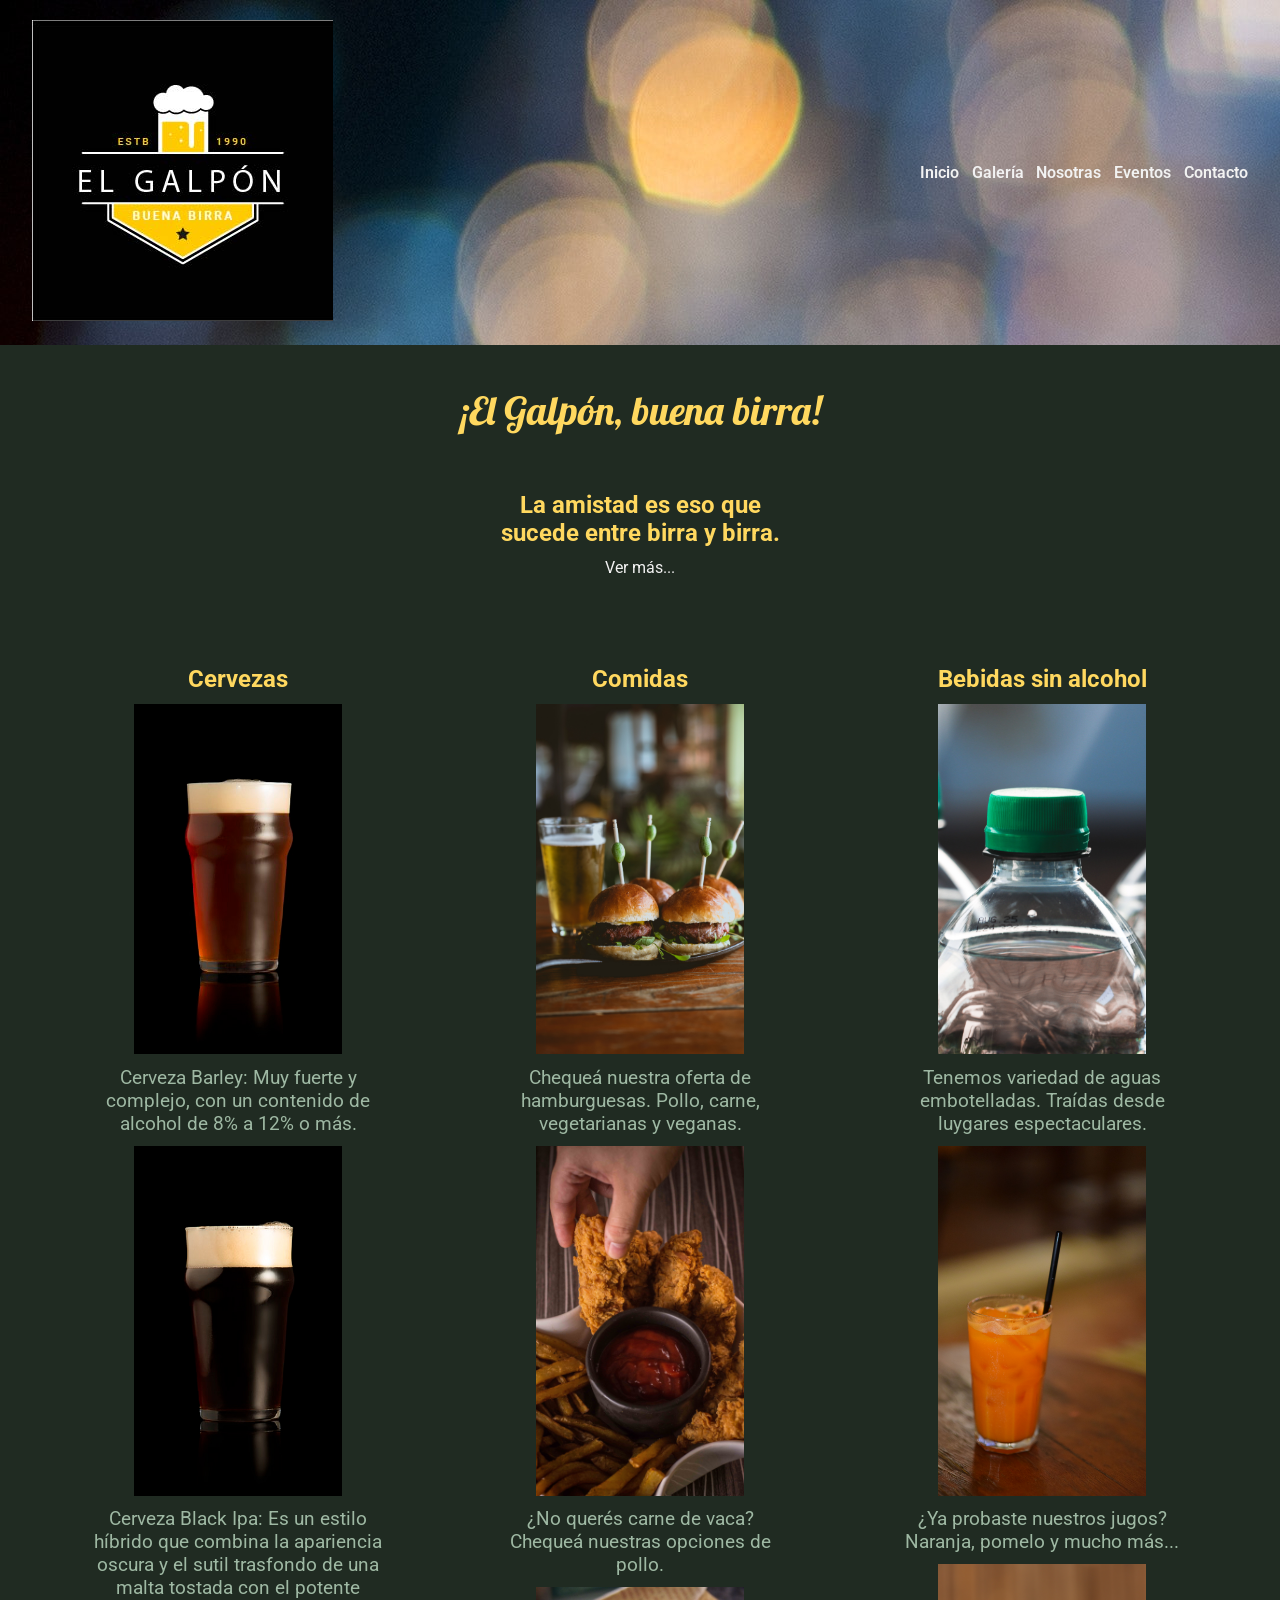
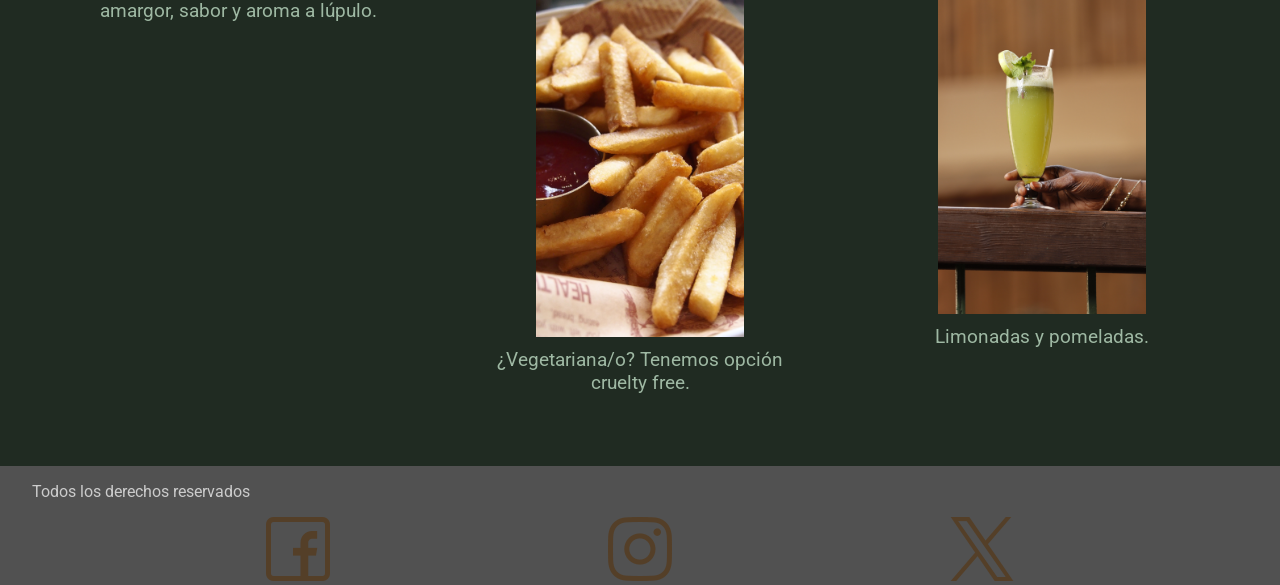
<file: index.html>
<!DOCTYPE html>
<html lang="es">

<head>
    <meta charset="UTF-8">
    <meta name="viewport" content="width=device-width, initial-scale=1.0">
    <title>El Galpón | Inicio</title>
    <link rel="stylesheet" href="./css/style.css">
    <link rel="preconnect" href="https://fonts.googleapis.com">
    <link rel="preconnect" href="https://fonts.gstatic.com" crossorigin>
    <link
        href="https://fonts.googleapis.com/css2?family=Lobster&family=Roboto:ital,wght@0,100..900;1,100..900&display=swap"
        rel="stylesheet">
</head>

<body>
    <header class="header">
        <div><a href="#"><img src="./img/elgalpon-logo.jpg" alt="logo de El Galpón"></a></div>
        <nav>
            <ul>
                <li><a href="#">Inicio</a></li>
                <li><a href="./pages/galeria.html">Galería</a></li>
                <li><a href="./pages/nosotras.html">Nosotras</a></li>
                <li><a href="./pages/eventos.html">Eventos</a></li>
                <li><a href="./pages/contacto.html">Contacto</a></li>
            </ul>
        </nav>

    </header>
    <main>
        <h1 class="lobster-regular">¡El Galpón, buena birra!</h1>
        <!--Sección de información breve-->
        <aside class="tarjeta">
            <h2>La amistad es eso que sucede entre birra y birra.</h2>
            <a href="#">Ver más...</a>
        </aside>
        <section>
            <article class="tarjeta">
                <h2>Cervezas</h2>
                <img src="./img/barley.jpg" alt="Cerveza Barley">
                <p class="texto-imagenes">Cerveza Barley: Muy fuerte y complejo, con un contenido de
                    alcohol de 8% a 12% o más.
                </p>
                <img src="./img/blackipa.jpg" alt="Cerveza Black Ipa">
                <p class="texto-imagenes">Cerveza Black Ipa: Es un estilo híbrido que combina la apariencia oscura y el
                    sutil trasfondo de una
                    malta tostada con el potente amargor, sabor y aroma a lúpulo.</p>
            </article>
            <article class="tarjeta">
                <h2>Comidas</h2>
                <img src="./img/hamburguesas1.jpg" alt="Hamburguesas">
                <p class="texto-imagenes">Chequeá nuestra oferta de hamburguesas. Pollo, carne, vegetarianas y veganas.</p>
                <img src="./img/chickenfingers1.jpg" alt="Chicken fingers">
                <p class="texto-imagenes">¿No querés carne de vaca? Chequeá nuestras opciones de pollo.</p>
                <img src="./img/papasfritas1.jpg" alt="Papas fritas">
                <p class="texto-imagenes">¿Vegetariana/o? Tenemos opción cruelty free.</p>
            </article>
            <article class="tarjeta">
                <h2>Bebidas sin alcohol</h2>
                <img src="./img/aguas.jpg" alt="Botellas de agua">
                <p class="texto-imagenes">Tenemos variedad de aguas embotelladas. Traídas desde luygares espectaculares.</p>
                <img src="./img/jugo-naranja.jpg" alt="Jugo de naranja">
                <p class="texto-imagenes">¿Ya probaste nuestros jugos? Naranja, pomelo y mucho más...</p>
                <img src="./img/limonada.jpg" alt="Limonada">
                <p class="texto-imagenes">Limonadas y pomeladas.</p>
            </article>
        </section>
    </main>
    <footer>
        <p class="texto-footer">Todos los derechos reservados</p>
        <ul>
            <li><a href="https://www.facebook.com/?locale=es_LA" target="_blank"><img src="./img/facebook.png"
                        alt="logo facebook"></a></li>
            <li><a href="https://www.instagram.com/" target="_blank"><img src="./img/instagram.png"
                        alt="logo instagram"></a></li>
            <li><a href="https://x.com/?lang=es" target="_blank"><img src="./img/x.png" alt="logo x"></a></li>
        </ul>
    </footer>
</body>

</html>
</file>
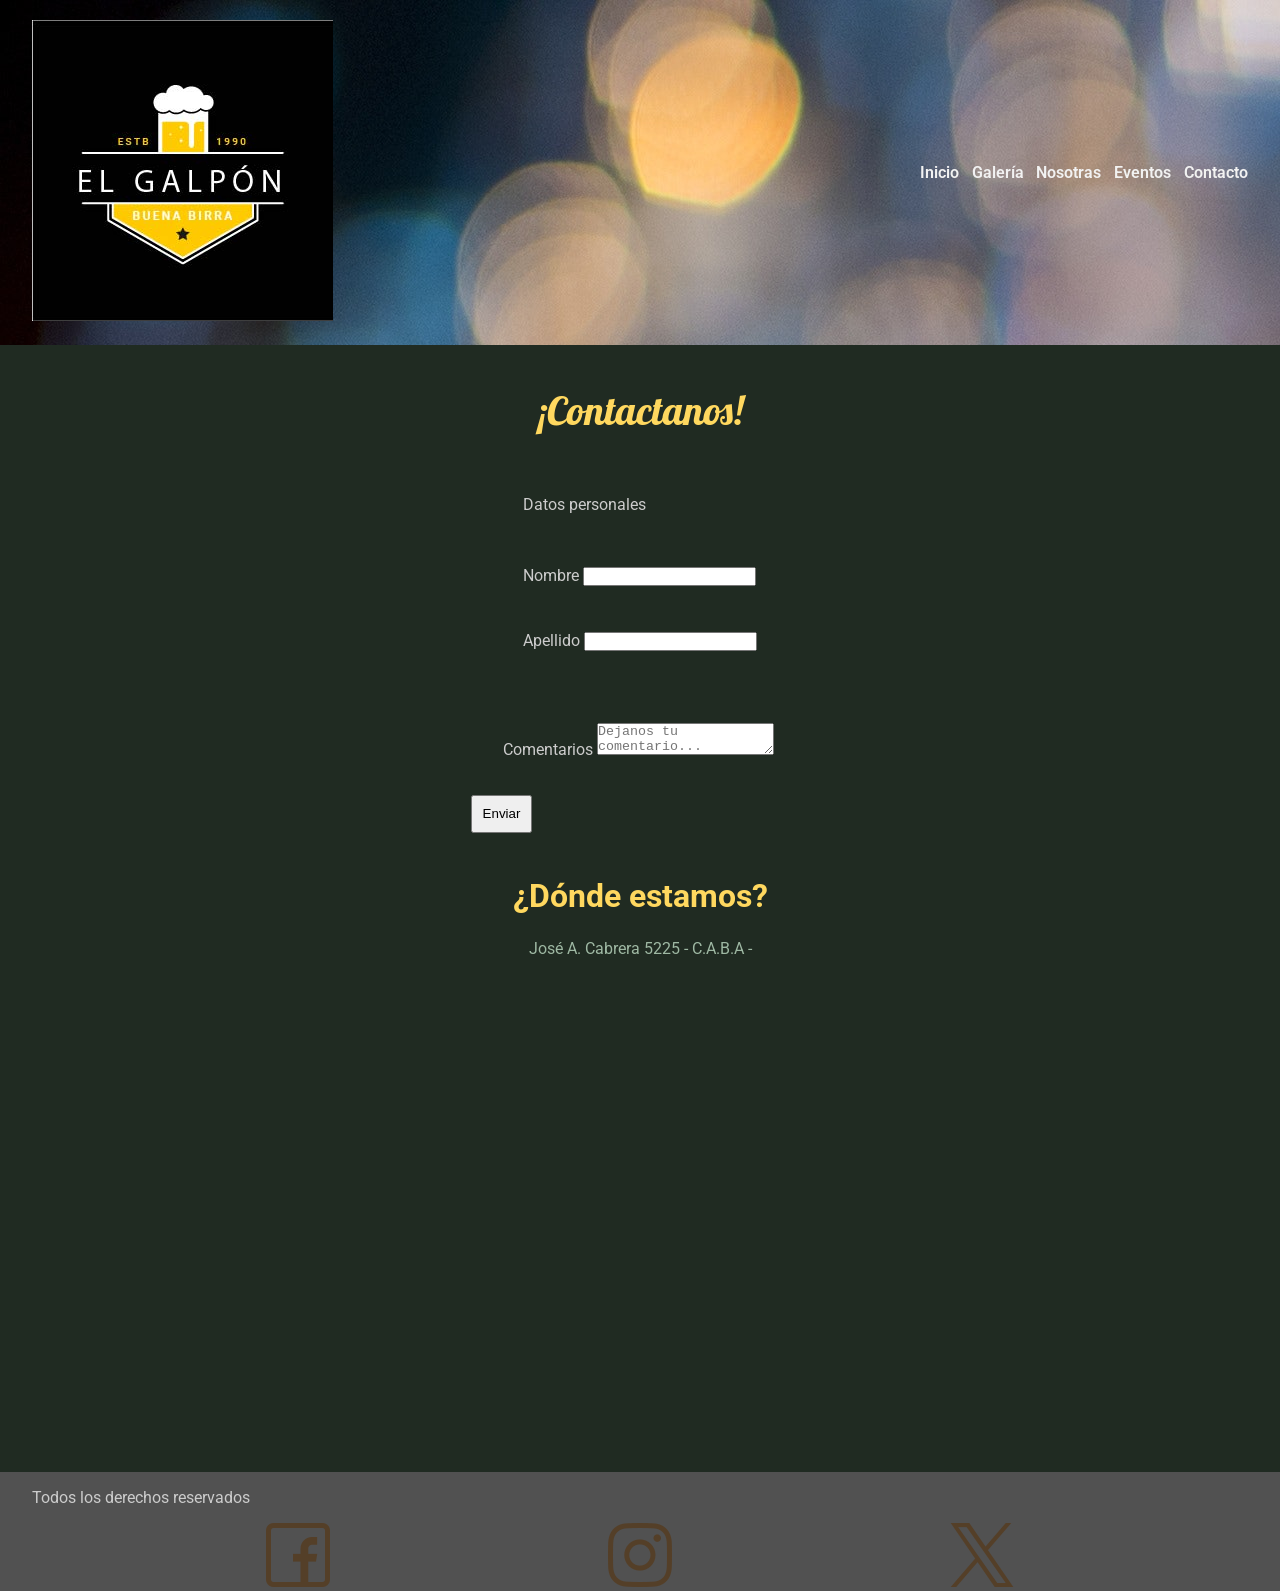
<file: pages/contacto.html>
<!DOCTYPE html>
<html lang="es">

<head>
    <meta charset="UTF-8">
    <meta name="viewport" content="width=device-width, initial-scale=1.0">
    <title>El Galpón | Contacto</title>
    <link rel="stylesheet" href="../css/style.css">
    <link rel="preconnect" href="https://fonts.googleapis.com">
    <link rel="preconnect" href="https://fonts.gstatic.com" crossorigin>
    <link
        href="https://fonts.googleapis.com/css2?family=Lobster&family=Roboto:ital,wght@0,100..900;1,100..900&display=swap"
        rel="stylesheet">
</head>

<body>
    <header>
        <div><a href="#"><img src="../img/elgalpon-logo.jpg" alt="logo de El Galpón"></a></div>
        <nav>
            <ul>
                <li><a href="../index.html">Inicio</a></li>
                <li><a href="./galeria.html">Galería</a></li>
                <li><a href="./nosotras.html">Nosotras</a></li>
                <li><a href="./eventos.html">Eventos</a></li>
                <li><a href="#">Contacto</a></li>
            </ul>
        </nav>

    </header>
    <main>
        <h1 class="lobster-regular">¡Contactanos!</h1>
        <form action="#">
            <fieldset>
                <legend class="texto-footer">Datos personales</legend>
                <label class="texto-footer">Nombre <input type="text"></label>
                <label class="texto-footer">Apellido <input type="text"></label>
            </fieldset>
            <label class="texto-footer">Comentarios <textarea name="Comentario"
                    placeholder="Dejanos tu comentario..."></textarea></label>
            <button value="Submit">Enviar</button>
        </form>
        <h2>¿Dónde estamos?</h2>
        <p class="texto-imagenes">José A. Cabrera 5225 - C.A.B.A -</p>
        <iframe
            src="https://www.google.com/maps/embed?pb=!1m14!1m8!1m3!1d52553.99750765712!2d-58.434176!3d-34.588358!3m2!1i1024!2i768!4f13.1!3m3!1m2!1s0x95bcb5895904848f%3A0x32a10d635e7ae31c!2s1516%20Cervecer%C3%ADa%20-%20Palermo!5e0!3m2!1ses!2sar!4v1786651284779!5m2!1ses!2sar"
            width="600" height="450" style="border:0;" allowfullscreen="" loading="lazy"
            referrerpolicy="strict-origin-when-cross-origin"></iframe>
    </main>
    <footer>
        <p class="texto-footer">Todos los derechos reservados</p>
        <ul>
            <li><a href="https://www.facebook.com/?locale=es_LA" target="_blank"><img src="../img/facebook.png"
                        alt="logo facebook"></a></li>
            <li><a href="https://www.instagram.com/" target="_blank"><img src="../img/instagram.png"
                        alt="logo instagram"></a></li>
            <li><a href="https://x.com/?lang=es" target="_blank"><img src="../img/x.png" alt="logo x"></a></li>
        </ul>
    </footer>
</body>

</html>
</file>
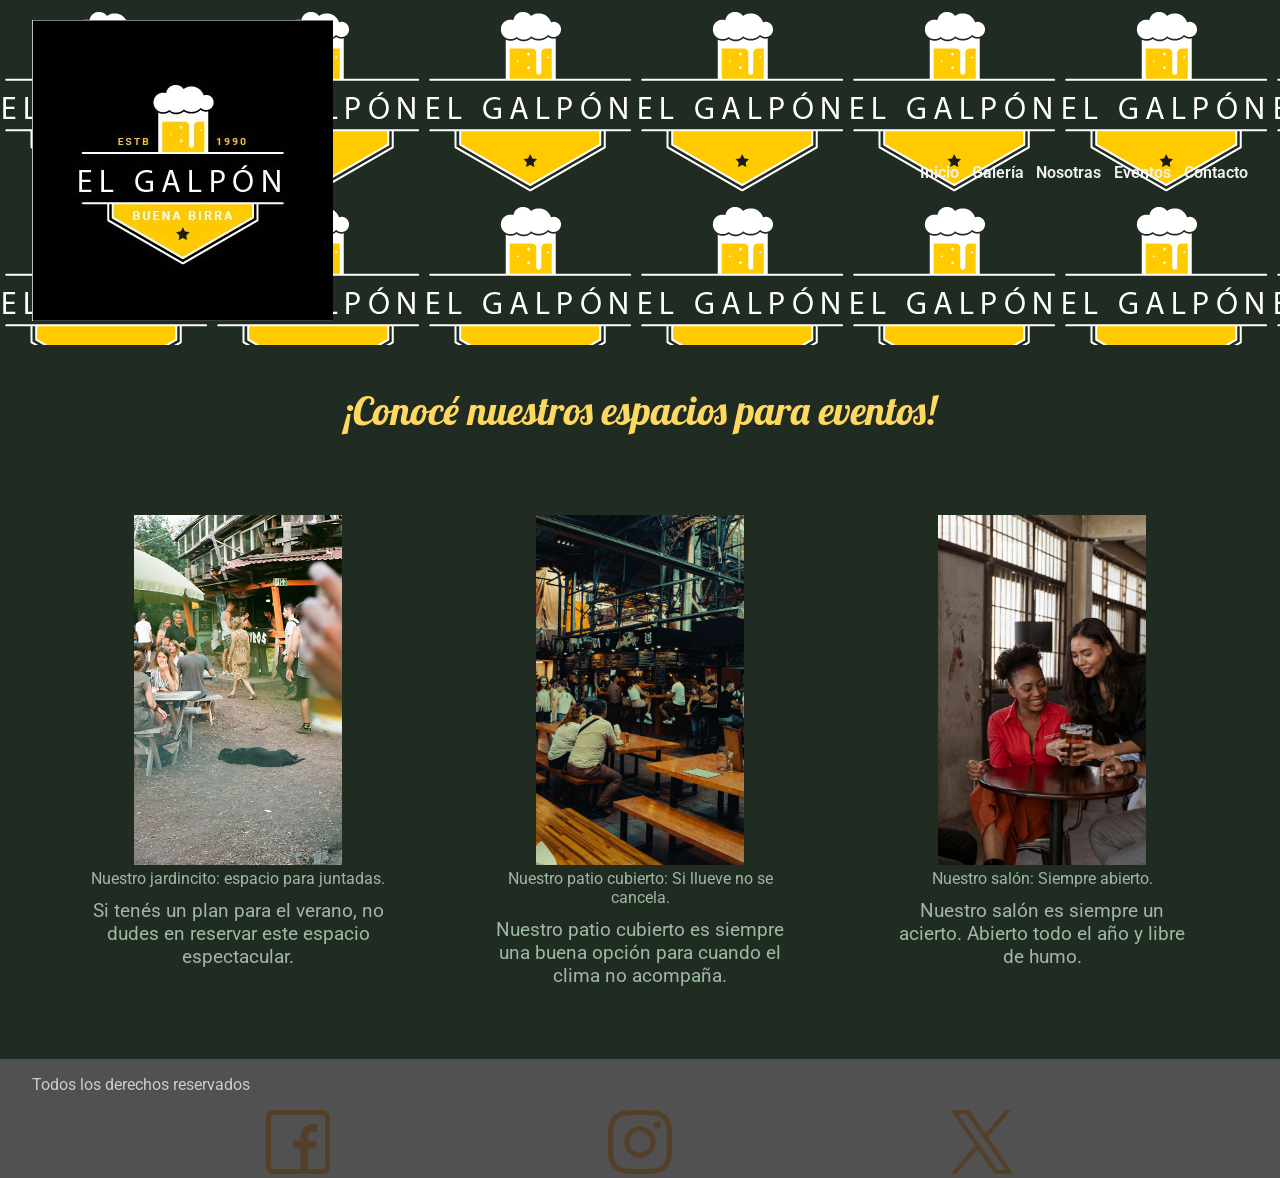
<file: pages/eventos.html>
<!DOCTYPE html>
<html lang="es">

<head>
    <meta charset="UTF-8">
    <meta name="viewport" content="width=device-width, initial-scale=1.0">
    <title>El Galpón | Eventos</title>
    <link rel="stylesheet" href="../css/style.css">
    <link rel="preconnect" href="https://fonts.googleapis.com">
    <link rel="preconnect" href="https://fonts.gstatic.com" crossorigin>
    <link
        href="https://fonts.googleapis.com/css2?family=Lobster&family=Roboto:ital,wght@0,100..900;1,100..900&display=swap"
        rel="stylesheet">
</head> 

<body>
    <header class="header-eventos">
        <div><a href="#"><img src="../img/elgalpon-logo.jpg" alt="logo de El Galpón"></a></div>
        <nav>
            <ul>
                <li><a href="../index.html">Inicio</a></li>
                <li><a href="./galeria.html">Galería</a></li>
                <li><a href="./nosotras.html">Nosotras</a></li>
                <li><a href="#">Eventos</a></li>
                <li><a href="./contacto.html">Contacto</a></li>
            </ul>
        </nav>
    </header>
    <main>
        <h1 class="lobster-regular">¡Conocé nuestros espacios para eventos!</h1>
        <section>
            <article class="tarjeta">
                <figure>
                    <img src="../img/ElGalponAfuera.jpg" alt="Nuestro jardín">
                    <figcaption class="texto-imagenes">Nuestro jardincito: espacio para juntadas.</figcaption>
                </figure>
                <p class="texto-imagenes">Si tenés un plan para el verano, no dudes en reservar este espacio
                    espectacular.</p>
            </article>

            <article class="tarjeta">
                <figure>
                    <img src="../img/patio-cubierto.jpg" alt="Nuestro patio cubierto">
                    <figcaption class="texto-imagenes">Nuestro patio cubierto: Si llueve no se cancela.</figcaption>
                </figure>
                <p class="texto-imagenes">Nuestro patio cubierto es siempre una buena opción para cuando el clima no
                    acompaña.</p>
            </article>

            <article class="tarjeta">
                <figure>
                    <img src="../img/salon.jpg" alt="Nuestro salón">
                    <figcaption class="texto-imagenes">Nuestro salón: Siempre abierto.</figcaption>
                </figure>
                <p class="texto-imagenes">Nuestro salón es siempre un acierto. Abierto todo el año y libre de humo.</p>
            </article>
        </section>
    </main>
    <footer>
        <p class="texto-footer">Todos los derechos reservados</p>
        <ul>
            <li><a href="https://www.facebook.com/?locale=es_LA" target="_blank"><img src="../img/facebook.png"
                        alt="logo facebook"></a></li>
            <li><a href="https://www.instagram.com/" target="_blank"><img src="../img/instagram.png"
                        alt="logo instagram"></a></li>
            <li><a href="https://x.com/?lang=es" target="_blank"><img src="../img/x.png" alt="logo x"></a></li>
        </ul>
    </footer>
</body>

</html>
</file>
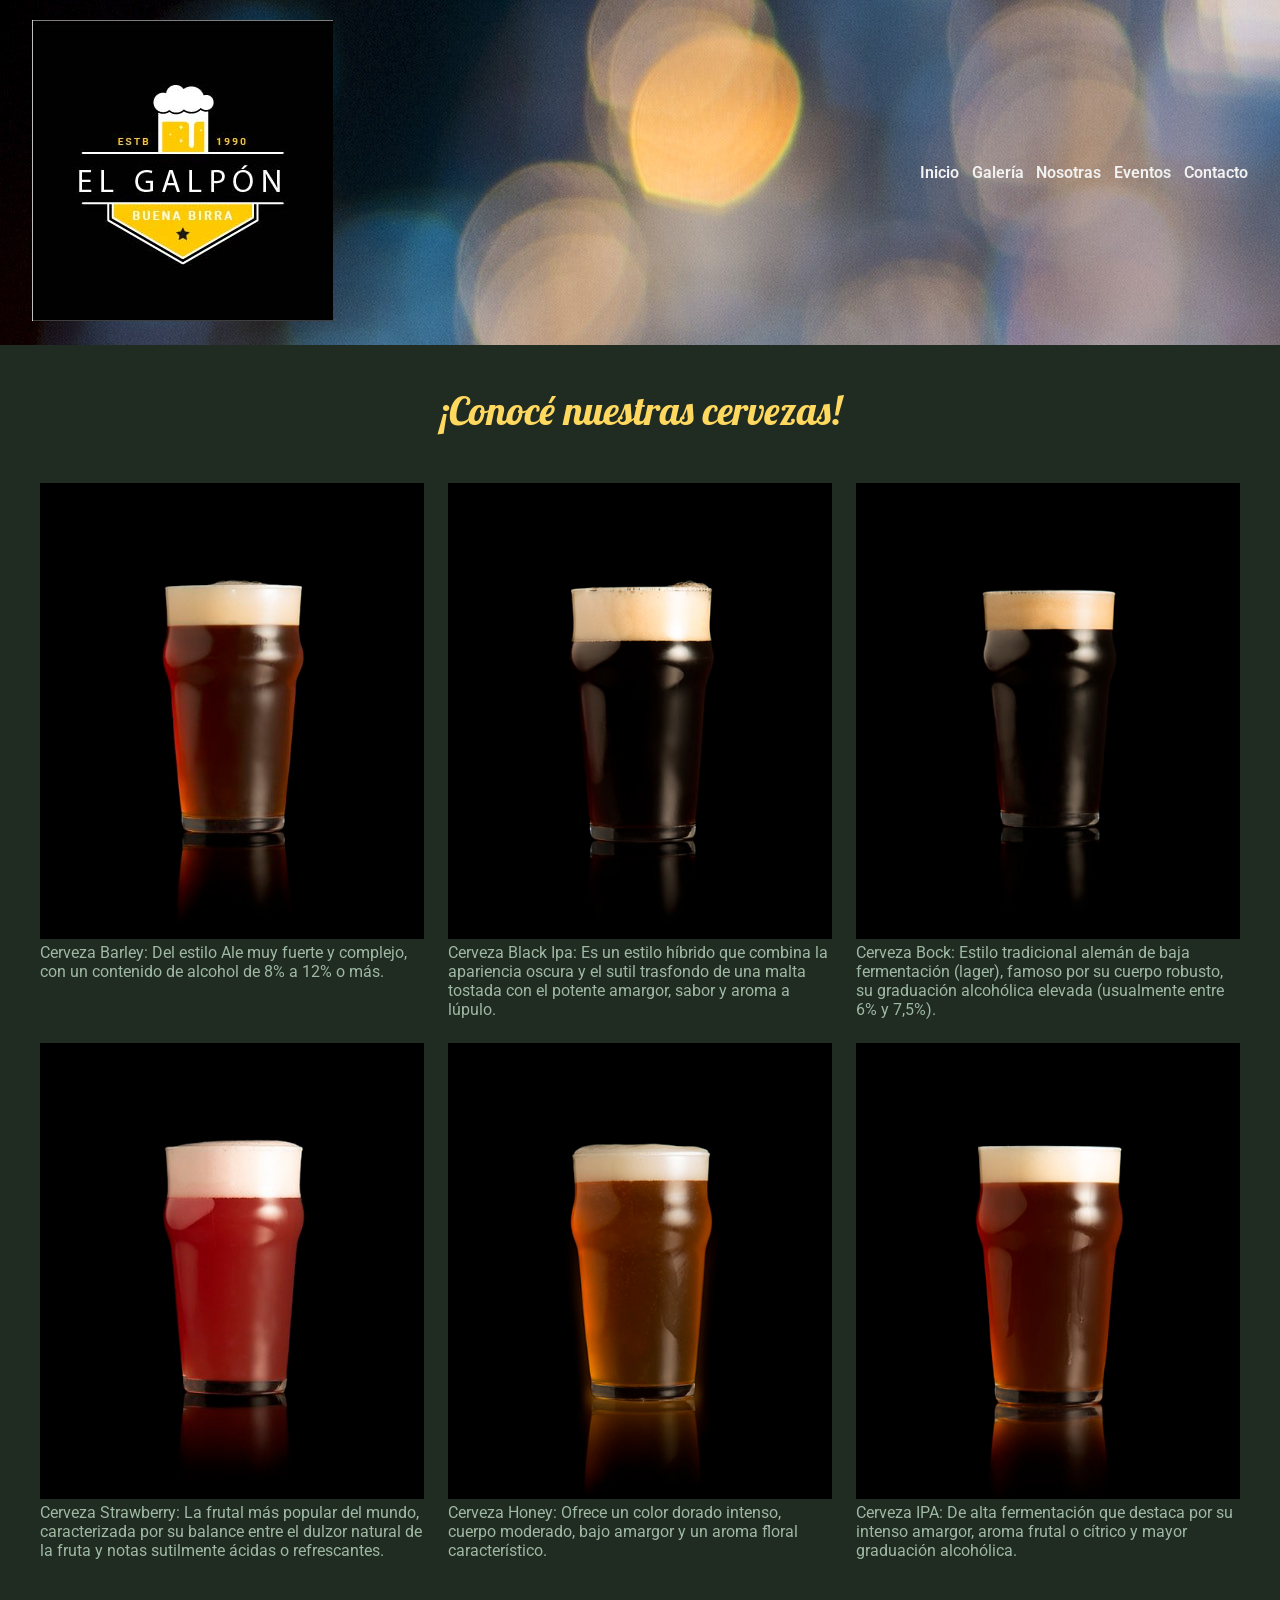
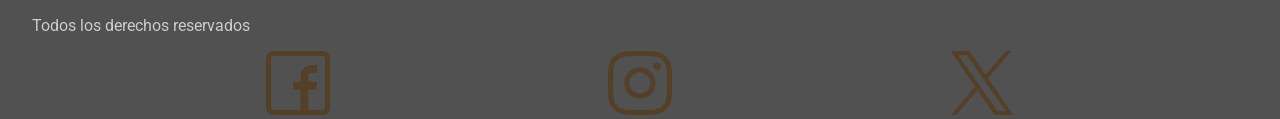
<file: pages/galeria.html>
<!DOCTYPE html>
<html lang="es">

<head>
    <meta charset="UTF-8">
    <meta name="viewport" content="width=device-width, initial-scale=1.0">
    <title>El Galpón | Galería</title>
    <link rel="stylesheet" href="../css/style.css">
    <link rel="preconnect" href="https://fonts.googleapis.com">
    <link rel="preconnect" href="https://fonts.gstatic.com" crossorigin>
    <link
        href="https://fonts.googleapis.com/css2?family=Lobster&family=Roboto:ital,wght@0,100..900;1,100..900&display=swap"
        rel="stylesheet">
</head>

<body>
    <header>
        <div><a href="#"><img src="../img/elgalpon-logo.jpg" alt="logo de El Galpón"></a></div>
        <nav>
            <ul>
                <li><a href="../index.html">Inicio</a></li>
                <li><a href="#">Galería</a></li>
                <li><a href="./nosotras.html">Nosotras</a></li>
                <li><a href="./eventos.html">Eventos</a></li>
                <li><a href="./contacto.html">Contacto</a></li>
            </ul>
        </nav>
    </header>
    <main>
        <h1 class="lobster-regular">¡Conocé nuestras cervezas!</h1>
        <section class="galeria">
            <figure>
                <img src="../img/barley.jpg" alt="Cerveza Barley">
                <figcaption class="texto-imagenes">Cerveza Barley: Del estilo Ale muy fuerte y complejo, con un
                    contenido de alcohol de 8% a 12% o más.</figcaption>
            </figure>
            <figure>
                <img src="../img/blackipa.jpg" alt="Cerveza Black Ipa">
                <figcaption class="texto-imagenes"> Cerveza Black Ipa: Es un estilo híbrido que combina la apariencia
                    oscura y el sutil trasfondo de una malta tostada con el potente amargor, sabor y aroma a lúpulo.
                </figcaption>
            </figure>
            <figure>
                <img src="../img/bock.jpg" alt="Cerveza Bock">
                <figcaption class="texto-imagenes"> Cerveza Bock: Estilo tradicional alemán de baja fermentación
                    (lager), famoso por su cuerpo robusto, su graduación alcohólica elevada (usualmente entre 6% y
                    7,5%).</figcaption>
            </figure>
            <figure>
                <img src="../img/frambuesa.jpg" alt="Cerveza Frambuesa">
                <figcaption class="texto-imagenes"> Cerveza Strawberry: La frutal más popular del mundo, caracterizada
                    por su balance entre el dulzor natural de la fruta y notas sutilmente ácidas o refrescantes.
                </figcaption>
            </figure>
            <figure>
                <img src="../img/honey.jpg" alt="Cerveza Honey">
                <figcaption class="texto-imagenes"> Cerveza Honey: Ofrece un color dorado intenso, cuerpo moderado, bajo
                    amargor y un aroma floral característico.</figcaption>
            </figure>
            <figure>
                <img src="../img/ipa.jpg" alt="Cerveza IPA">
                <figcaption class="texto-imagenes"> Cerveza IPA: De alta fermentación que destaca por su intenso
                    amargor, aroma frutal o cítrico y mayor graduación alcohólica. </figcaption>
            </figure>
        </section>
    </main>
    <footer>
        <p class="texto-footer">Todos los derechos reservados</p>
        <ul>
            <li><a href="https://www.facebook.com/?locale=es_LA" target="_blank"><img src="../img/facebook.png"
                        alt="logo facebook"></a></li>
            <li><a href="https://www.instagram.com/" target="_blank"><img src="../img/instagram.png"
                        alt="logo instagram"></a></li>
            <li><a href="https://x.com/?lang=es" target="_blank"><img src="../img/x.png" alt="logo x"></a></li>
        </ul>
    </footer>
</body>

</html>
</file>
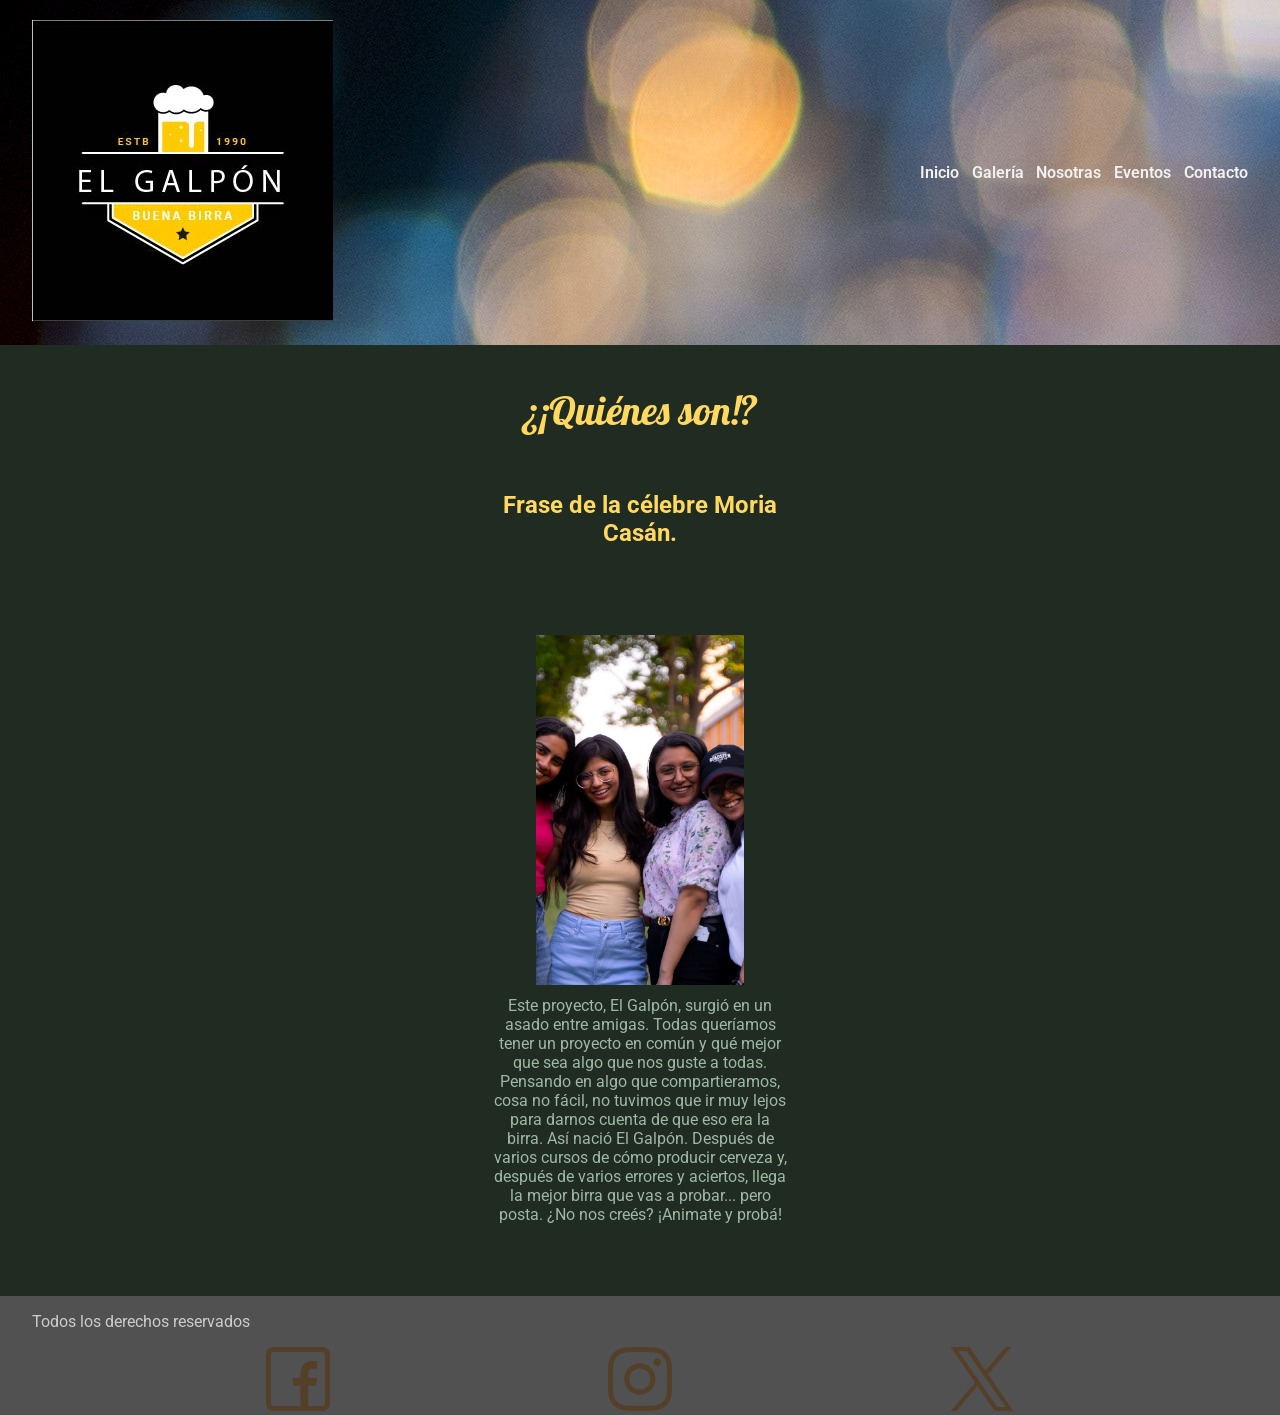
<file: pages/nosotras.html>
<!DOCTYPE html>
<html lang="es">

<head>
    <meta charset="UTF-8">
    <meta name="viewport" content="width=device-width, initial-scale=1.0">
    <title>El Galpón | Nosotras</title>
    <link rel="stylesheet" href="../css/style.css">
    <link rel="preconnect" href="https://fonts.googleapis.com">
    <link rel="preconnect" href="https://fonts.gstatic.com" crossorigin>
    <link
        href="https://fonts.googleapis.com/css2?family=Lobster&family=Roboto:ital,wght@0,100..900;1,100..900&display=swap"
        rel="stylesheet">
</head>

<body>
    <header>
        <div><a href="#"><img src="../img/elgalpon-logo.jpg" alt="logo de El Galpón"></a></div>
        <nav>
            <ul>
                <li><a href="../index.html">Inicio</a></li>
                <li><a href="./galeria.html">Galería</a></li>
                <li><a href="#">Nosotras</a></li>
                <li><a href="./eventos.html">Eventos</a></li>
                <li><a href="./contacto.html">Contacto</a></li>
            </ul>
        </nav>
    </header>
    <main>
        <h1 class="lobster-regular">¿¡Quiénes son!?</h1>
        <!--Sección de información breve-->
        <aside class="tarjeta">
            <h2>Frase de la célebre Moria Casán.</h2>
        </aside>
        <section>
            <figure class="tarjeta">
                <img src="../img/quienes-somos.jpg" alt="Foto del equipo">
                <figcaption class="texto-imagenes">Este proyecto, El Galpón, surgió en un asado entre amigas. Todas
                    queríamos tener un proyecto
                    en común y qué mejor que sea algo que nos guste a todas.
                    Pensando en algo que compartieramos, cosa no fácil, no tuvimos que ir muy lejos para darnos cuenta
                    de que eso era la birra.
                    Así nació El Galpón. Después de varios cursos de cómo producir cerveza y, después de varios errores
                    y aciertos, llega la mejor birra que vas a probar... pero posta. ¿No nos creés?
                    ¡Animate y probá!</figcaption>
            </figure>
        </section>
    </main>
    <footer>
        <p class="texto-footer">Todos los derechos reservados</p>
        <ul>
            <li><a href="https://www.facebook.com/?locale=es_LA" target="_blank"><img src="../img/facebook.png"
                        alt="logo facebook"></a></li>
            <li><a href="https://www.instagram.com/" target="_blank"><img src="../img/instagram.png"
                        alt="logo instagram"></a></li>
            <li><a href="https://x.com/?lang=es" target="_blank"><img src="../img/x.png" alt="logo x"></a></li>
        </ul>
    </footer>
</body>

</html>
</file>
<file: css/style.css>
/*RESET*/
* {
    margin: 0;
    padding: 0;
    box-sizing: border-box;
}

/*HEADER*/
header {
    color: #FFD85F;
    background-color: #202b22;
    background-image: url(../img/fondo-portada.jpg);
    width: 100%;
    display: flex;
    justify-content: space-between;
    align-items: center;
    padding: 1.25rem 2rem;
}

img {
    max-width: 100%;
}

/*ruta de especificidad*/
header nav ul {
    list-style: none;
    display: flex;
    gap: 0.8rem;
    justify-content: space-evenly;
}

header nav ul li a {
    color: #F2F2F2;
    font-size: 1rem;
    font-weight: 600;
}

section {
    display: flex;
    flex-wrap: wrap;
    justify-content: space-evenly;
    gap: 1.5rem;
    grid-area: contenido;
}

.tarjeta {
    background-color: #202b22;
    width: 100%;
    display: flex;
    flex-direction: column;
    align-items: center;
    gap: 0.7rem;
    text-align: center;
    padding: 2rem;
}
@media (min-width: 1024px) {
    .tarjeta {
        width: 30%;
    }
}

.tarjeta h2 {
    font-size: 1.5rem;
}

.tarjeta p {
    font-size: 1.2rem;
}


/*MAIN*/
main {
    color: #FFD85F;
    background-color: #202b22;
    display: grid;
    grid-template-areas: 
    "titulo"
    "info"
    "contenido";
    gap: 1.5rem;
    padding: 1.25rem;
    margin: 1.25rem;
    justify-items: center;
}

aside {
    grid-area: info;
}

h1 {
    grid-area: titulo;
    color: #FFD85F;
    font-size: 3rem;
}

a {
    text-decoration: none;
    color: #F2F2F2;
}

/*FOOTER*/
footer ul {
    list-style: none;
    display: flex;
    gap: 0.8rem;
    justify-content: space-evenly;
}

.texto-footer {
    padding: 1rem 2rem;
}


/*PERSONALIZACION DE COLORES*/
body {
    background-color: #202b22;
}

footer {
    background-color: #515151;
}

h2 {
    color: #FFD85F;
    font-size: 2rem;
}

.texto-imagenes {
    color: #9eb8a3;
}

.texto-footer {
    color: #cccccc;
}

/*PERSONALIZACION DE FUENTES*/

body {
    font-family: "Roboto", sans-serif;
    font-optical-sizing: auto;
    font-weight: 400;
    font-style: normal;
    font-variation-settings:
        "wdth" 100;
}

.lobster-regular {
    font-family: "Lobster", sans-serif;
    font-size: 2.5rem;
    font-weight: 400;
    font-style: normal;
}

/*PERSONALIZACION DE IMAGEN*/

.header-eventos {
    background-image: url(../img/fondo-eventos.png);
}

.tarjeta img {
    width: 70%;
    height: 350px;
    object-fit: cover;
}

iframe {
    max-width: 100%;
}

.galeria {
    display: grid;
    grid-template-columns: 1fr;
    gap: 1.5rem;
}
/*a todas las imágenes que dependen de galería, les aplico este width*/
.galeria img{
    width: 100%;
}

/* MOBILE breakpoints*/
@media (min-width: 768px) {
    .galeria{
        grid-template-columns: 1fr;
    }
}

@media (min-width: 992px) {
    .galeria{
        grid-template-columns: 1fr 1fr;
    }
}


@media (min-width: 1024px) {
    main {
        grid-template-columns: 1fr; /* sin cambio de columnas */
    }
}

@media (min-width: 1024px) {
    .galeria{
        grid-template-columns: 1fr 1fr 1fr;
    }
}

/* PERSONALIZACIÓN DEL FORM*/
form {
    display: flex;
    flex-direction: column;
    gap: 1.25rem;
    padding: 1.25rem;
}

fieldset {
    display: flex;
    flex-direction: column;
    gap: 0.8rem;
    padding: 1.25rem;
    border: none;
}

form button {
    align-self: flex-start;
    padding: 0.6rem 0.6rem;
}
</file>
